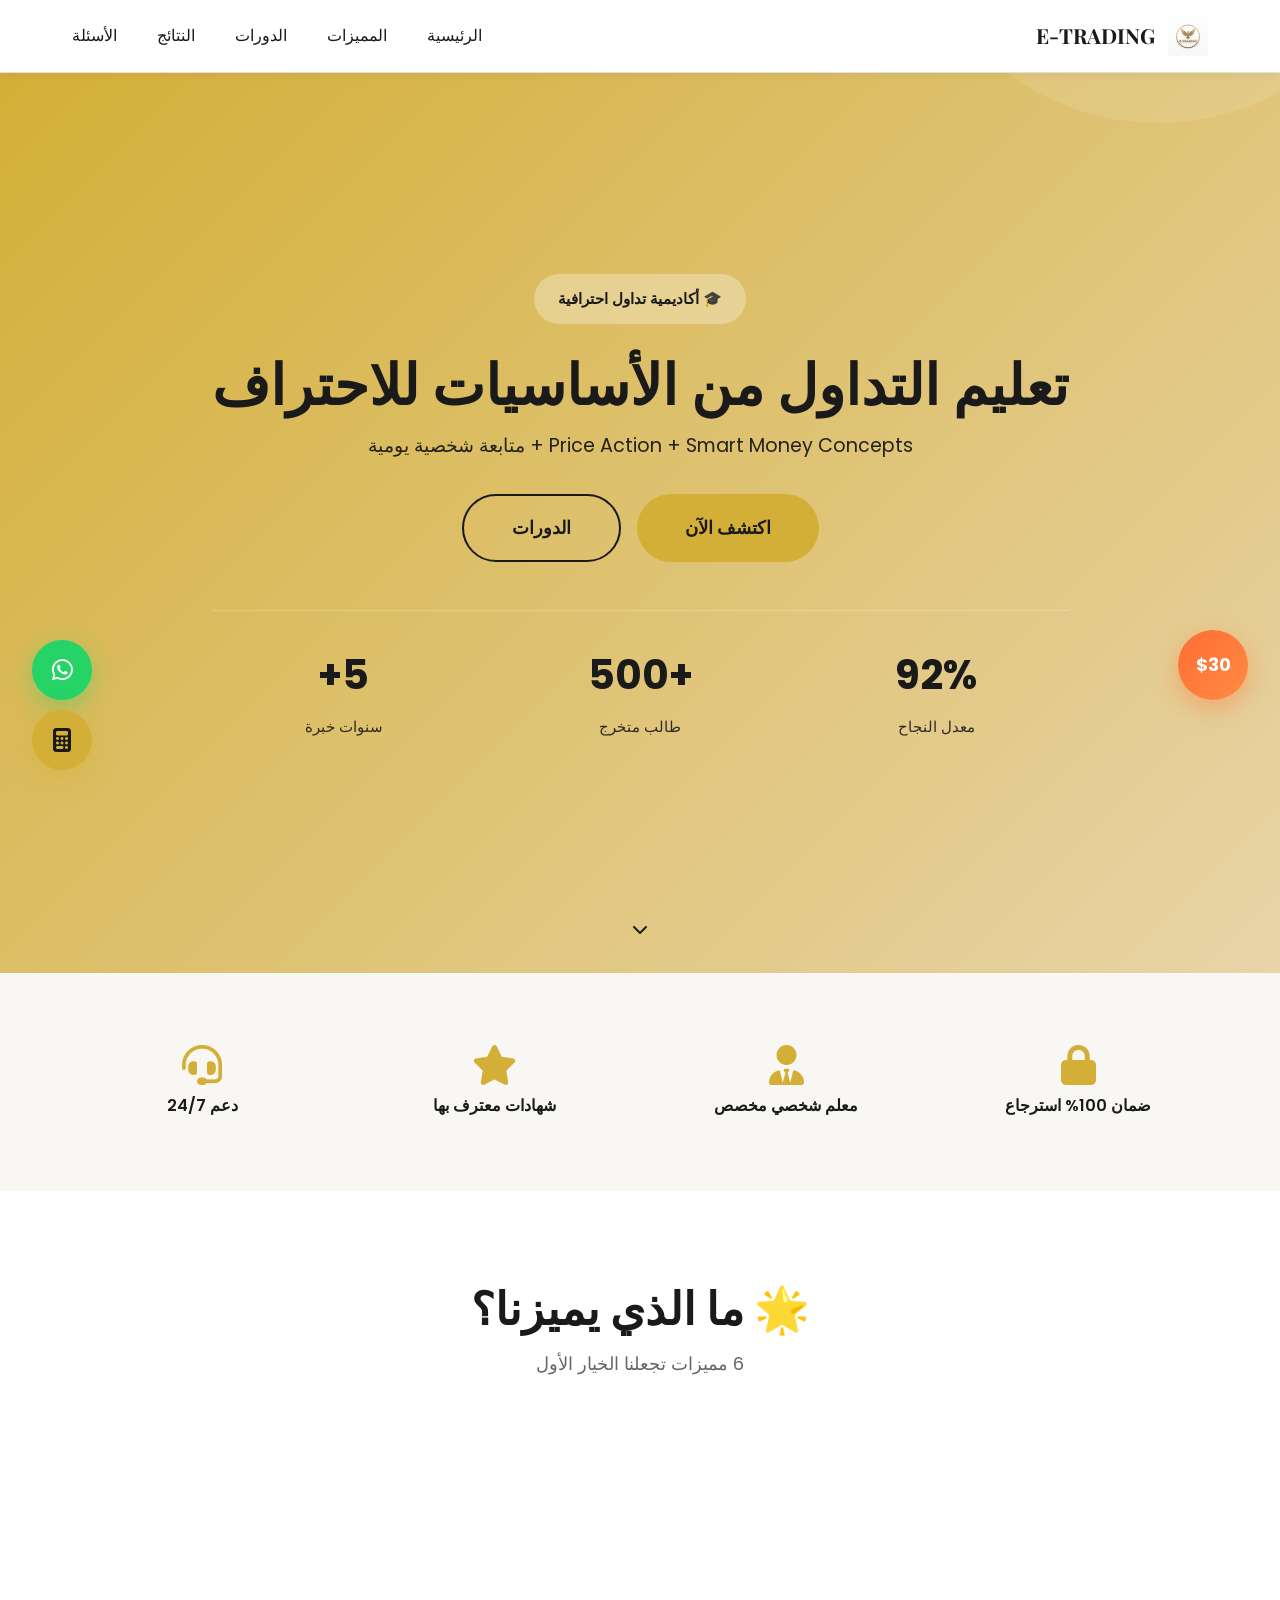
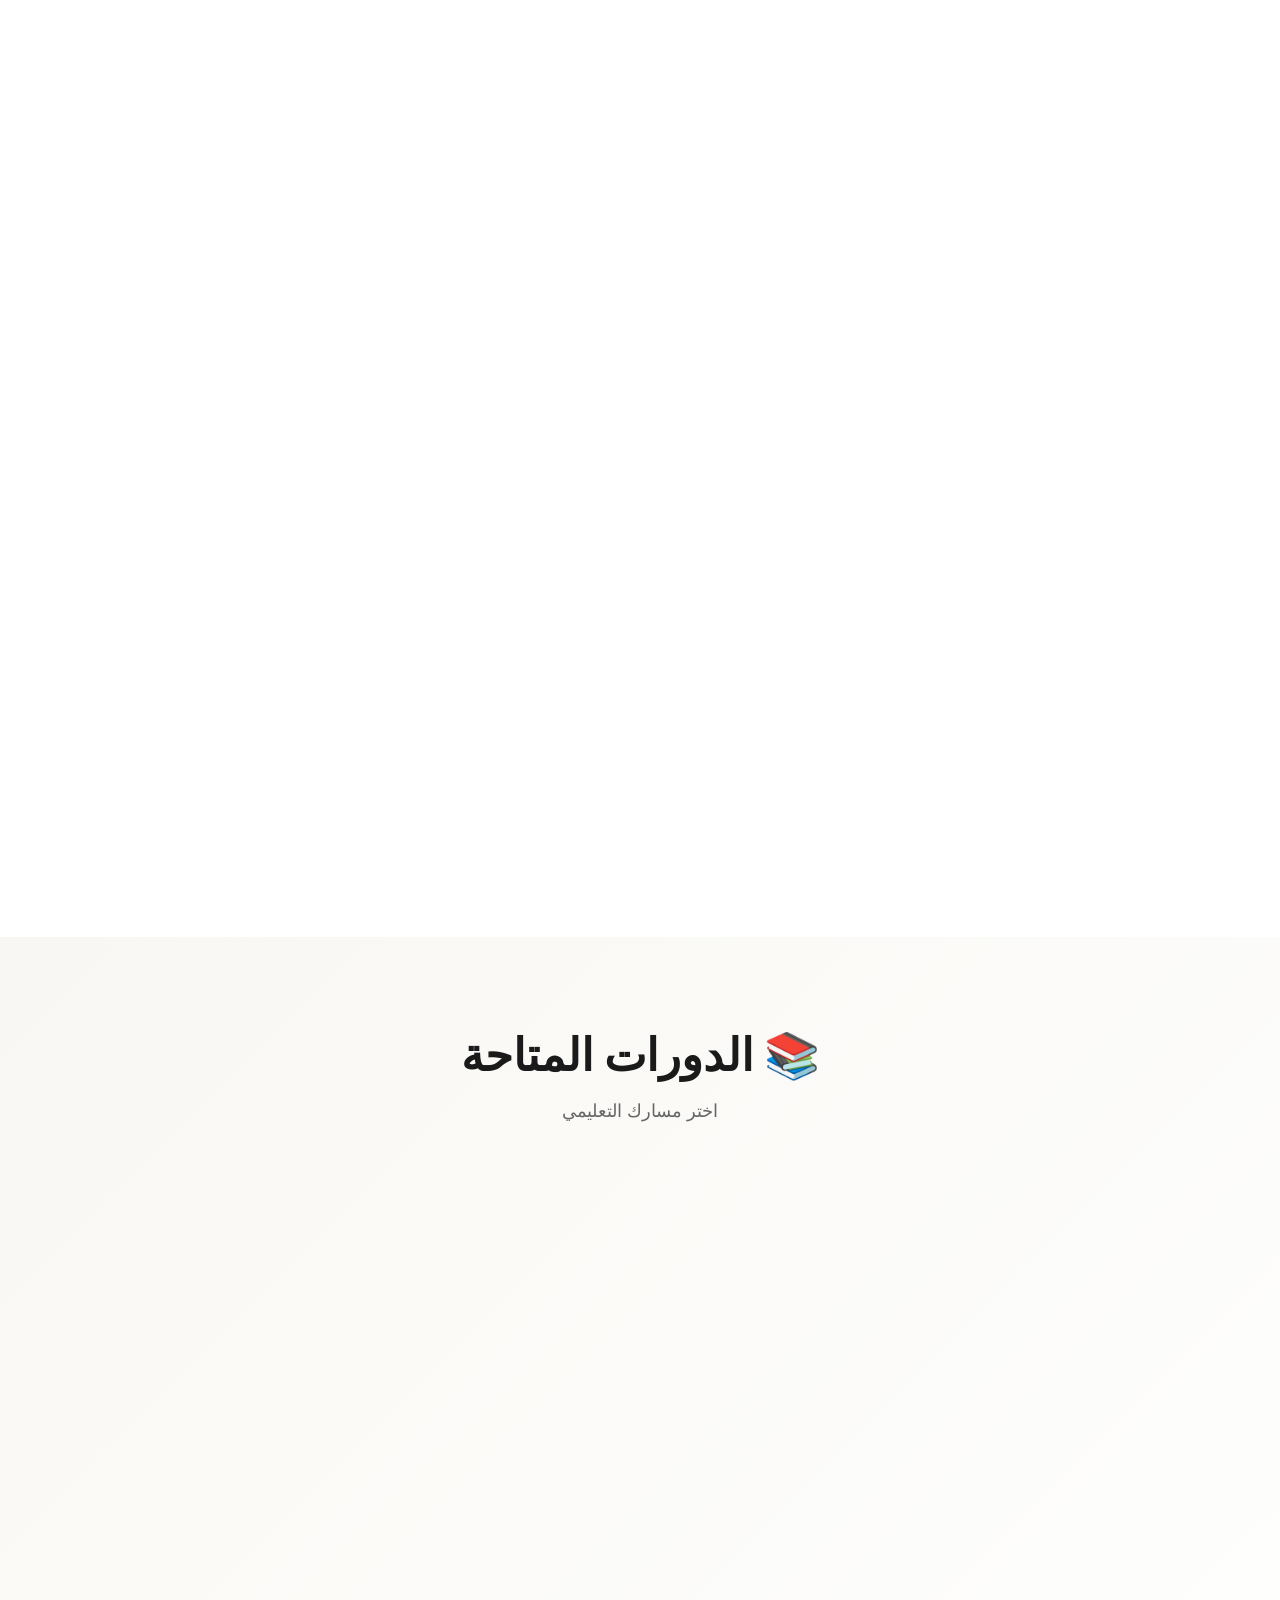
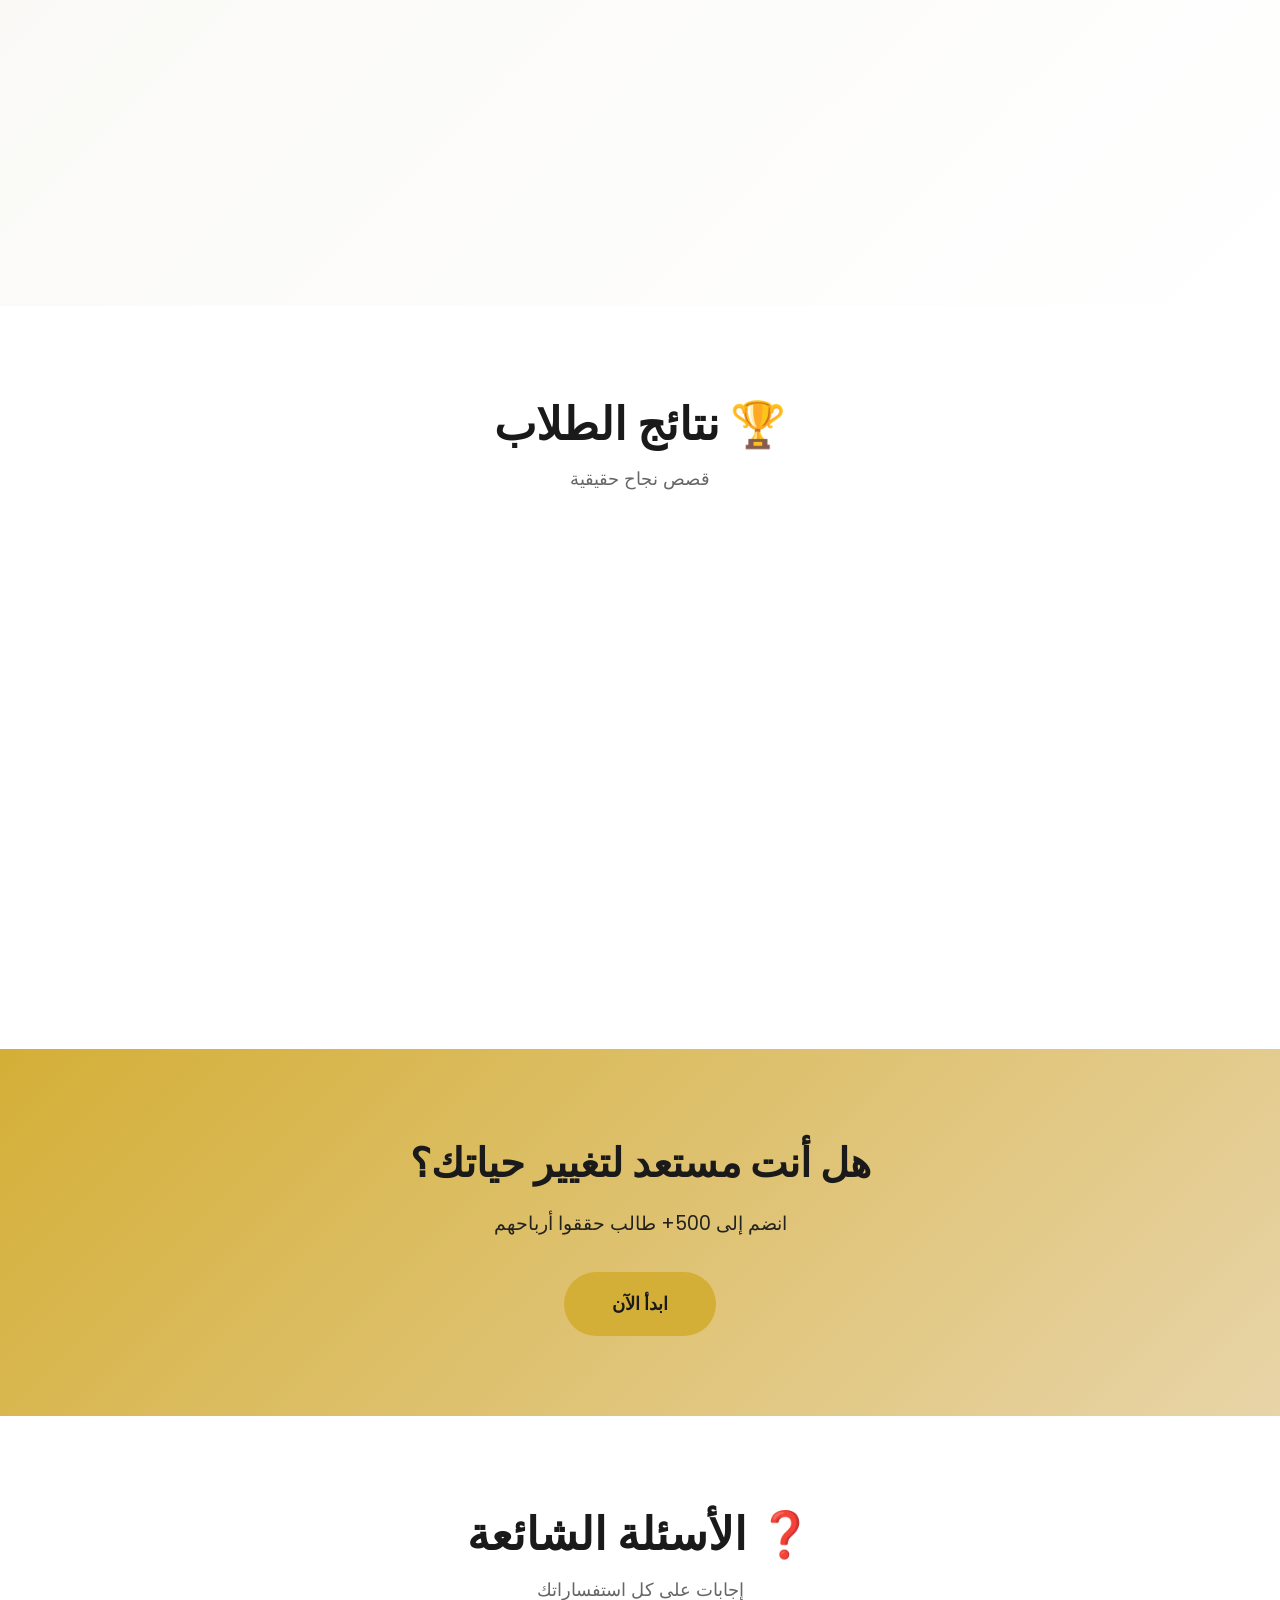
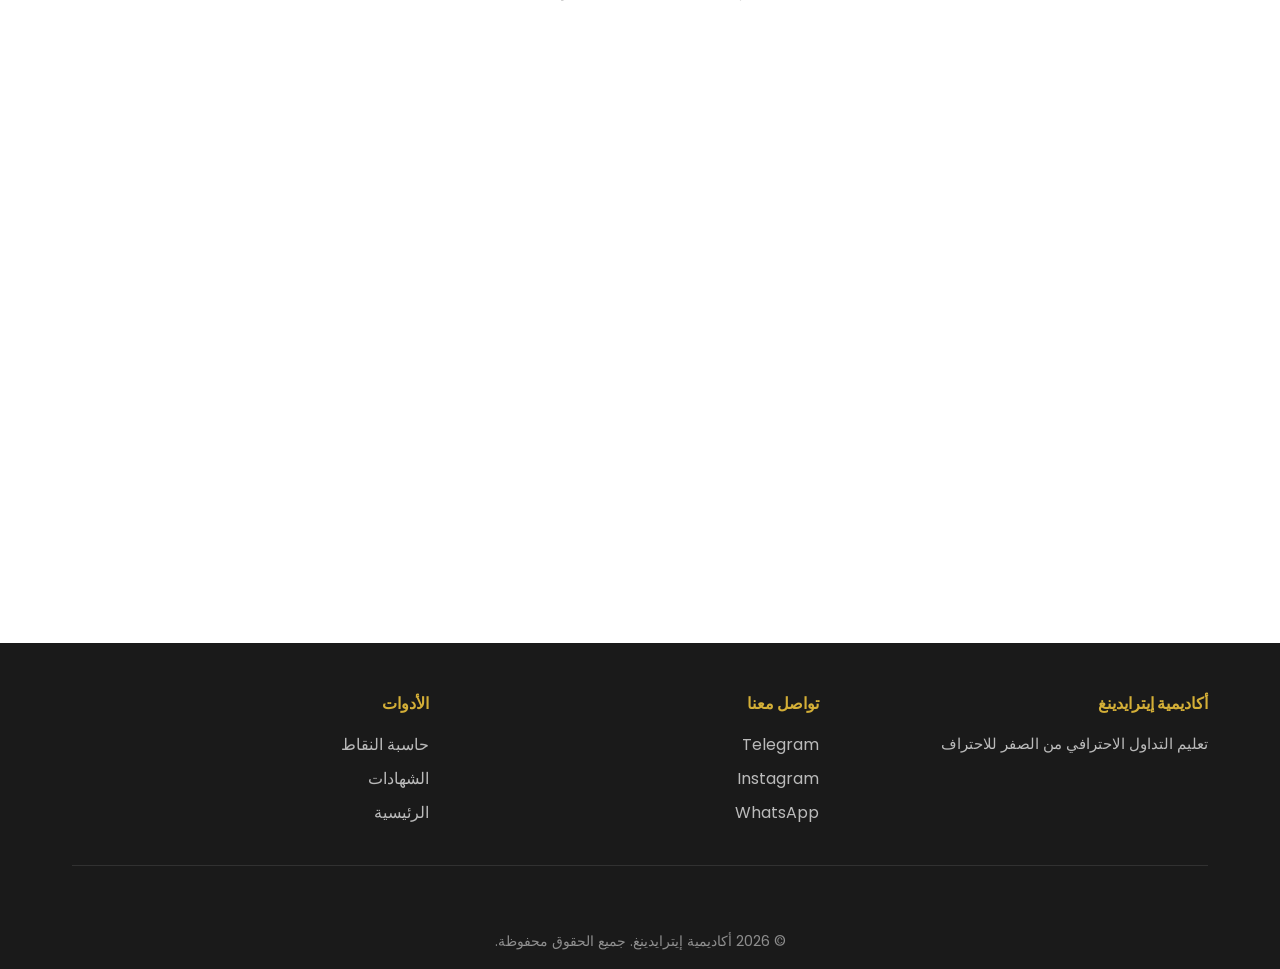
<file: index.html>
<!DOCTYPE html>
<html lang="ar" dir="rtl">
<head>
    <meta charset="UTF-8">
    <meta name="viewport" content="width=device-width, initial-scale=1.0">
    <title>أكاديمية إيترايدينغ - تعليم التداول الاحترافي</title>
    <link href="https://fonts.googleapis.com/css2?family=Playfair+Display:wght@700&family=Poppins:wght@400;500;600;700&display=swap" rel="stylesheet">
    <link rel="stylesheet" href="https://cdnjs.cloudflare.com/ajax/libs/font-awesome/6.4.0/css/all.min.css">
    <link rel="stylesheet" href="style.css">
</head>
<body>
    <!-- Navigation -->
    <nav class="navbar">
        <div class="container">
            <div class="nav-brand">
                <img src="logo.png" alt="Logo" class="nav-logo">
                <span class="nav-text">E-TRADING</span>
            </div>
            <ul class="nav-menu" id="navMenu">
                <li><a href="#home">الرئيسية</a></li>
                <li><a href="#features">المميزات</a></li>
                <li><a href="#courses">الدورات</a></li>
                <li><a href="#results">النتائج</a></li>
                <li><a href="#faq">الأسئلة</a></li>
            </ul>
            <div class="hamburger" id="hamburger">
                <span></span>
                <span></span>
                <span></span>
            </div>
        </div>
    </nav>

    <!-- Hero Section -->
    <section class="hero" id="home">
        <div class="hero-content">
            <div class="hero-badge">🎓 أكاديمية تداول احترافية</div>
            <h1>تعليم التداول من الأساسيات للاحتراف</h1>
            <p>Price Action + Smart Money Concepts + متابعة شخصية يومية</p>
            <div class="hero-cta">
                <button class="btn btn-primary btn-lg" onclick="scrollTo('features')">اكتشف الآن</button>
                <button class="btn btn-secondary btn-lg" onclick="scrollTo('courses')">الدورات</button>
            </div>
            <div class="hero-stats">
                <div class="stat">
                    <h3>92%</h3>
                    <p>معدل النجاح</p>
                </div>
                <div class="stat">
                    <h3>+500</h3>
                    <p>طالب متخرج</p>
                </div>
                <div class="stat">
                    <h3>5+</h3>
                    <p>سنوات خبرة</p>
                </div>
            </div>
        </div>
        <div class="hero-scroll">
            <i class="fas fa-chevron-down"></i>
        </div>
    </section>

    <!-- Trust Badges -->
    <section class="trust-badges">
        <div class="container">
            <div class="badge-item">
                <i class="fas fa-lock"></i>
                <p>ضمان 100% استرجاع</p>
            </div>
            <div class="badge-item">
                <i class="fas fa-user-tie"></i>
                <p>معلم شخصي مخصص</p>
            </div>
            <div class="badge-item">
                <i class="fas fa-star"></i>
                <p>شهادات معترف بها</p>
            </div>
            <div class="badge-item">
                <i class="fas fa-headset"></i>
                <p>دعم 24/7</p>
            </div>
        </div>
    </section>

    <!-- 6 Powerful Features -->
    <section class="features" id="features">
        <div class="container">
            <div class="section-title">
                <h2>🌟 ما الذي يميزنا؟</h2>
                <p>6 مميزات تجعلنا الخيار الأول</p>
            </div>

            <div class="features-grid">
                <!-- Feature 1 -->
                <div class="feature-card spotlight">
                    <div class="feature-number">01</div>
                    <div class="feature-icon">🎯</div>
                    <h3>مقاعد محدودة جداً</h3>
                    <p class="feature-highlight">15 طالب فقط</p>
                    <p>كل دفعة محدودة ب 15 طالب فقط - هذا يضمن متابعة شخصية حقيقية وليس جماعية. يخلق هذا شعور بـ urgency وقيمة إضافية.</p>
                    <div class="feature-badge">محدود جداً</div>
                </div>

                <!-- Feature 2 -->
                <div class="feature-card spotlight">
                    <div class="feature-number">02</div>
                    <div class="feature-icon">💰</div>
                    <h3>ضمان استرجاع كامل</h3>
                    <p class="feature-highlight">100% بدون شروط</p>
                    <p>إذا لم تكن راضي خلال 30 يوم من الالتحاق، استرجع كل أموالك بدون أي أسئلة. هذا يزيل كل الخطر من قرارك.</p>
                    <div class="feature-badge">مضمون 100%</div>
                </div>

                <!-- Feature 3 -->
                <div class="feature-card spotlight">
                    <div class="feature-number">03</div>
                    <div class="feature-icon">👨‍🏫</div>
                    <h3>معلم شخصي مخصص</h3>
                    <p class="feature-highlight">متابعة 1-on-1 يومية</p>
                    <p>معلم خاص بك يتابعك يومياً على واتس وتلغرام. تحليل شخصي لصفقاتك، إجابات فورية على أسئلتك، دعم مستمر.</p>
                    <div class="feature-badge">متابعة حقيقية</div>
                </div>

                <!-- Feature 4 -->
                <div class="feature-card spotlight">
                    <div class="feature-number">04</div>
                    <div class="feature-icon">📈</div>
                    <h3>إحصائية نجاح قوية</h3>
                    <p class="feature-highlight">92% معدل نجاح</p>
                    <p>92% من طلابنا حققوا أرباح حقيقية خلال الشهر الأول من الالتحاق. هذه إحصائية مثبتة على بيانات فعلية.</p>
                    <div class="feature-badge">مثبت فعال</div>
                </div>

                <!-- Feature 5 -->
                <div class="feature-card spotlight">
                    <div class="feature-number">05</div>
                    <div class="feature-icon">👥</div>
                    <h3>مجتمع حصري قوي</h3>
                    <p class="feature-highlight">جلسات يومية مباشرة</p>
                    <p>جلسات تحليل مباشرة يومية، توصيات محدثة، مسابقات شهرية برسائل، مجموعة خاصة على تلغرام وديسكورد.</p>
                    <div class="feature-badge">دعم مستمر</div>
                </div>

                <!-- Feature 6 -->
                <div class="feature-card spotlight">
                    <div class="feature-number">06</div>
                    <div class="feature-icon">💵</div>
                    <h3>نظام إحالة مربح</h3>
                    <p class="feature-highlight">$30 + $30 = $60</p>
                    <p>$30 هدية للمسجل من رابطك، و$30 إضافية للمسجل عند تواصله معنا. نظام واضح وسهل وفعال جداً.</p>
                    <div class="feature-badge">واضح وسهل</div>
                </div>
            </div>
        </div>
    </section>

    <!-- Courses Section -->
    <section class="courses" id="courses">
        <div class="container">
            <div class="section-title">
                <h2>📚 الدورات المتاحة</h2>
                <p>اختر مسارك التعليمي</p>
            </div>

            <div class="courses-grid">
                <!-- Course 1 -->
                <div class="course-card">
                    <div class="course-badge free">مجاني</div>
                    <h3>أساسيات التداول</h3>
                    <p>مقدمة شاملة لمبادئ التداول والأسواق والشموع والترندات</p>
                    <ul class="course-features">
                        <li>✓ 4 أسابيع دراسة</li>
                        <li>✓ 20+ درس فيديو</li>
                        <li>✓ شهادة إتمام</li>
                        <li>✓ مجتمع الطلاب</li>
                    </ul>
                    <button class="btn btn-outline">ابدأ مجاناً</button>
                </div>

                <!-- Course 2 -->
                <div class="course-card featured">
                    <div class="course-badge premium">احترافي</div>
                    <div class="course-popular">★ الأكثر اختياراً</div>
                    <h3>دورة SMC الاحترافية</h3>
                    <p>تعليم متقدم في Smart Money Concepts مع متابعة شخصية يومية</p>
                    <ul class="course-features">
                        <li>✓ 8 أسابيع تدريب مكثف</li>
                        <li>✓ معلم شخصي مخصص</li>
                        <li>✓ جلسات يومية مباشرة</li>
                        <li>✓ شهادات FTMO و FundingPips</li>
                        <li>✓ مجتمع حصري</li>
                        <li>✓ هدية حساب $60</li>
                    </ul>
                    <div class="course-price">$199</div>
                    <button class="btn btn-primary">ادخل الآن</button>
                </div>
            </div>
        </div>
    </section>

    <!-- Results Section -->
    <section class="results" id="results">
        <div class="container">
            <div class="section-title">
                <h2>🏆 نتائج الطلاب</h2>
                <p>قصص نجاح حقيقية</p>
            </div>

            <div class="results-grid">
                <div class="result-card">
                    <div class="result-avatar">👨‍💼</div>
                    <h4>محمد الأحمد</h4>
                    <p class="result-time">بعد شهر واحد</p>
                    <p class="result-profit">+$1,500</p>
                    <p class="result-text">"التعليم عملي جداً. بدأت أفهم السوق بطريقة مختلفة تماماً. المتابعة اليومية غيرت نظري للتداول."</p>
                    <div class="result-rating">★★★★★</div>
                </div>

                <div class="result-card">
                    <div class="result-avatar">👩‍💼</div>
                    <h4>فاطمة محمود</h4>
                    <p class="result-time">بعد شهرين</p>
                    <p class="result-profit">+$2,900</p>
                    <p class="result-text">"أفضل استثمار قمت به. المعلم الشخصي ساعدني على تجنب الأخطاء. الآن أتداول بثقة وانضباط."</p>
                    <div class="result-rating">★★★★★</div>
                </div>

                <div class="result-card">
                    <div class="result-avatar">👨‍💻</div>
                    <h4>علي إبراهيم</h4>
                    <p class="result-time">بعد 3 أشهر</p>
                    <p class="result-profit">+$4,200</p>
                    <p class="result-text">"كنت مترددا في البداية لكن الضمان أزال كل الخطر. الآن أتاجر بـ SMC بشكل احترافي وأحقق أرباح ثابتة."</p>
                    <div class="result-rating">★★★★★</div>
                </div>
            </div>
        </div>
    </section>

    <!-- CTA Section -->
    <section class="cta-section">
        <div class="container">
            <h2>هل أنت مستعد لتغيير حياتك؟</h2>
            <p>انضم إلى 500+ طالب حققوا أرباحهم</p>
            <button class="btn btn-primary btn-lg" onclick="scrollTo('courses')">ابدأ الآن</button>
        </div>
    </section>

    <!-- FAQ Section -->
    <section class="faq" id="faq">
        <div class="container">
            <div class="section-title">
                <h2>❓ الأسئلة الشائعة</h2>
                <p>إجابات على كل استفساراتك</p>
            </div>

            <div class="faq-items">
                <div class="faq-item">
                    <button class="faq-question" onclick="toggleFAQ(this)">
                        <span>هل يمكن البدء بدون خبرة سابقة؟</span>
                        <i class="fas fa-chevron-down"></i>
                    </button>
                    <div class="faq-answer">
                        <p>نعم بالتأكيد! كل دوراتنا مصممة للمبتدئين. نبدأ من الصفر تماماً ونصل معك لمستوى احترافي. لديك معلم شخصي يتابعك يومياً.</p>
                    </div>
                </div>

                <div class="faq-item">
                    <button class="faq-question" onclick="toggleFAQ(this)">
                        <span>ماذا لو لم أكن راضي؟</span>
                        <i class="fas fa-chevron-down"></i>
                    </button>
                    <div class="faq-answer">
                        <p>لديك ضمان 100% - استرجاع كامل بدون شروط أو أسئلة خلال 30 يوم. لا توجد مخاطرة على الإطلاق. هذا يثبت ثقتنا بجودة الدورة.</p>
                    </div>
                </div>

                <div class="faq-item">
                    <button class="faq-question" onclick="toggleFAQ(this)">
                        <span>هل هناك دعم بعد انتهاء الدورة؟</span>
                        <i class="fas fa-chevron-down"></i>
                    </button>
                    <div class="faq-answer">
                        <p>نعم، متابعة شخصية يومية على واتس وتلغرام. المجتمع الحصري يوفر جلسات تحليل يومية وتوصيات محدثة. الدعم مستمر طول حياتك كمتداول.</p>
                    </div>
                </div>

                <div class="faq-item">
                    <button class="faq-question" onclick="toggleFAQ(this)">
                        <span>كم عدد الطلاب في كل دفعة؟</span>
                        <i class="fas fa-chevron-down"></i>
                    </button>
                    <div class="faq-answer">
                        <p>15 طالب فقط! هذا يضمن متابعة شخصية حقيقية. المقاعد محدودة جداً وتمتلئ بسرعة. كل طالب يحصل على اهتمام فردي كامل.</p>
                    </div>
                </div>

                <div class="faq-item">
                    <button class="faq-question" onclick="toggleFAQ(this)">
                        <span>كيف أحصل على رسائل FTMO و FundingPips؟</span>
                        <i class="fas fa-chevron-down"></i>
                    </button>
                    <div class="faq-answer">
                        <p>نحن ندعمك طول الطريق. بعد انتهاء الدورة، معلمك سيساعدك تحضر لامتحانات FTMO و FundingPips. لدينا شهادات فعلية من كلا الشركتين.</p>
                    </div>
                </div>
            </div>
        </div>
    </section>

    <!-- Footer -->
    <footer class="footer">
        <div class="container">
            <div class="footer-content">
                <div class="footer-col">
                    <h4>أكاديمية إيترايدينغ</h4>
                    <p>تعليم التداول الاحترافي من الصفر للاحتراف</p>
                </div>
                <div class="footer-col">
                    <h4>تواصل معنا</h4>
                    <ul>
                        <li><a href="https://t.me/E_Trading9" target="_blank">Telegram</a></li>
                        <li><a href="https://www.instagram.com/evan.trading" target="_blank">Instagram</a></li>
                        <li><a href="https://wa.me/963986109886" target="_blank">WhatsApp</a></li>
                    </ul>
                </div>
                <div class="footer-col">
                    <h4>الأدوات</h4>
                    <ul>
                        <li><a href="calculator.html">حاسبة النقاط</a></li>
                        <li><a href="certificates.html">الشهادات</a></li>
                        <li><a href="index.html">الرئيسية</a></li>
                    </ul>
                </div>
            </div>
            <div class="footer-bottom">
                <p>&copy; 2026 أكاديمية إيترايدينغ. جميع الحقوق محفوظة.</p>
            </div>
        </div>
    </footer>

    <!-- Floating Buttons -->
    <a href="https://my.inzo.co/trading?referral=3382376&lang=ar" class="floating-inzo" title="احصل على $30">
        <span>$30</span>
    </a>
    <a href="https://wa.me/963986109886" class="floating-whatsapp" title="واتساب">
        <i class="fab fa-whatsapp"></i>
    </a>
    <a href="calculator.html" class="floating-calculator" title="حاسبة النقاط">
        <i class="fas fa-calculator"></i>
    </a>

    <script src="script.js"></script>
</body>
</html>
</file>
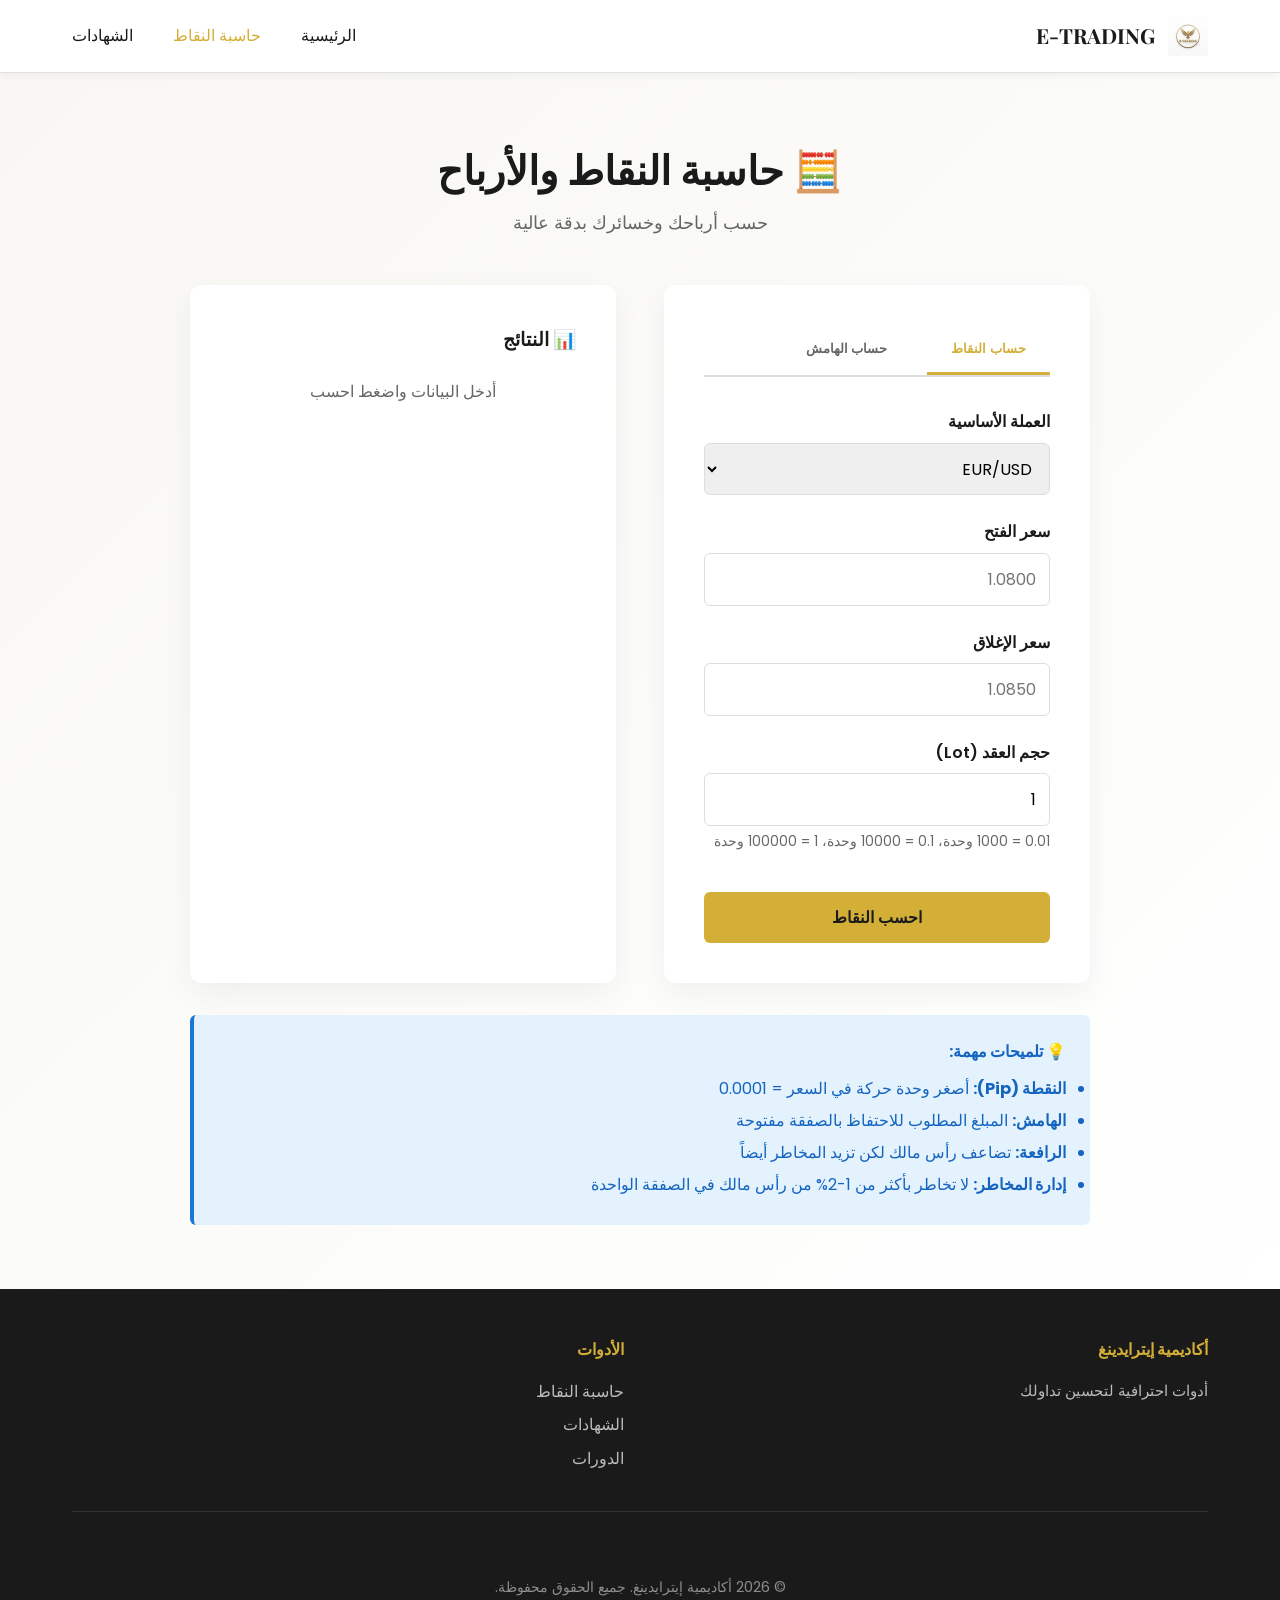
<file: calculator[1].html>
<!DOCTYPE html>
<html lang="ar" dir="rtl">
<head>
    <meta charset="UTF-8">
    <meta name="viewport" content="width=device-width, initial-scale=1.0">
    <title>حاسبة النقاط - أكاديمية إيترايدينغ</title>
    <link href="https://fonts.googleapis.com/css2?family=Playfair+Display:wght@700&family=Poppins:wght@400;500;600;700&display=swap" rel="stylesheet">
    <link rel="stylesheet" href="https://cdnjs.cloudflare.com/ajax/libs/font-awesome/6.4.0/css/all.min.css">
    <link rel="stylesheet" href="style.css">
    <style>
        .calculator-section {
            min-height: calc(100vh - 60px);
            background: linear-gradient(135deg, var(--bg) 0%, var(--white) 100%);
            padding: 4rem 0;
        }

        .calculator-container {
            max-width: 900px;
            margin: 0 auto;
        }

        .calculator-title {
            text-align: center;
            margin-bottom: 3rem;
        }

        .calculator-title h1 {
            font-family: 'Playfair Display', serif;
            font-size: 2.5rem;
            margin-bottom: 0.5rem;
        }

        .calculator-title p {
            color: var(--light);
            font-size: 1.1rem;
        }

        .calculator-grid {
            display: grid;
            grid-template-columns: 1fr 1fr;
            gap: 3rem;
        }

        .calc-input-group,
        .calc-results {
            background: var(--white);
            padding: 2.5rem;
            border-radius: 12px;
            box-shadow: 0 10px 30px rgba(0,0,0,0.05);
        }

        .input-group {
            margin-bottom: 1.5rem;
        }

        .input-group label {
            display: block;
            margin-bottom: 0.5rem;
            font-weight: 600;
            color: var(--dark);
        }

        .input-group input,
        .input-group select {
            width: 100%;
            padding: 0.8rem;
            border: 1px solid #ddd;
            border-radius: 6px;
            font-family: 'Poppins', sans-serif;
            font-size: 1rem;
            transition: all 0.3s;
        }

        .input-group input:focus,
        .input-group select:focus {
            outline: none;
            border-color: var(--primary);
            box-shadow: 0 0 0 3px rgba(212, 175, 55, 0.1);
        }

        .input-hint {
            font-size: 0.85rem;
            color: var(--light);
            margin-top: 0.3rem;
        }

        .calc-button {
            width: 100%;
            padding: 1rem;
            background: var(--primary);
            color: var(--dark);
            border: none;
            border-radius: 6px;
            font-weight: 700;
            font-size: 1rem;
            cursor: pointer;
            transition: all 0.3s;
            margin-top: 1rem;
        }

        .calc-button:hover {
            transform: translateY(-2px);
            box-shadow: 0 8px 20px rgba(212, 175, 55, 0.3);
        }

        .result-item {
            background: var(--bg);
            padding: 1.5rem;
            border-radius: 8px;
            margin-bottom: 1rem;
            border-left: 4px solid var(--primary);
        }

        .result-label {
            color: var(--light);
            font-size: 0.9rem;
            margin-bottom: 0.3rem;
        }

        .result-value {
            font-family: 'Playfair Display', serif;
            font-size: 2rem;
            font-weight: 700;
            color: var(--dark);
        }

        .result-value.positive {
            color: var(--success);
        }

        .result-value.negative {
            color: #e74c3c;
        }

        .calc-tabs {
            display: flex;
            gap: 1rem;
            margin-bottom: 2rem;
            border-bottom: 2px solid #ddd;
        }

        .calc-tab {
            padding: 1rem 1.5rem;
            background: none;
            border: none;
            cursor: pointer;
            font-weight: 600;
            color: var(--light);
            border-bottom: 3px solid transparent;
            transition: all 0.3s;
        }

        .calc-tab.active {
            color: var(--primary);
            border-bottom-color: var(--primary);
        }

        .calc-content {
            display: none;
        }

        .calc-content.active {
            display: block;
            animation: fadeInUp 0.3s ease-out;
        }

        .info-box {
            background: #e3f2fd;
            border-left: 4px solid #1976d2;
            padding: 1.5rem;
            border-radius: 6px;
            margin-top: 2rem;
            color: #1565c0;
        }

        .info-box h4 {
            margin-bottom: 0.5rem;
            font-weight: 700;
        }

        @media (max-width: 768px) {
            .calculator-grid {
                grid-template-columns: 1fr;
                gap: 2rem;
            }

            .calculator-title h1 {
                font-size: 2rem;
            }

            .calc-tabs {
                flex-wrap: wrap;
            }
        }
    </style>
</head>
<body>
    <!-- Navigation -->
    <nav class="navbar">
        <div class="container">
            <div class="nav-brand">
                <img src="logo.png" alt="Logo" class="nav-logo">
                <span class="nav-text">E-TRADING</span>
            </div>
            <ul class="nav-menu" id="navMenu">
                <li><a href="index.html">الرئيسية</a></li>
                <li><a href="calculator.html" style="color: var(--primary);">حاسبة النقاط</a></li>
                <li><a href="certificates.html">الشهادات</a></li>
            </ul>
            <div class="hamburger" id="hamburger">
                <span></span>
                <span></span>
                <span></span>
            </div>
        </div>
    </nav>

    <!-- Calculator Section -->
    <section class="calculator-section">
        <div class="calculator-container">
            <div class="calculator-title">
                <h1>🧮 حاسبة النقاط والأرباح</h1>
                <p>حسب أرباحك وخسائرك بدقة عالية</p>
            </div>

            <div class="calculator-grid">
                <!-- Input Section -->
                <div class="calc-input-group">
                    <div class="calc-tabs">
                        <button class="calc-tab active" onclick="switchTab('pip')">حساب النقاط</button>
                        <button class="calc-tab" onclick="switchTab('margin')">حساب الهامش</button>
                    </div>

                    <!-- Pip Calculator -->
                    <div id="pip" class="calc-content active">
                        <div class="input-group">
                            <label>العملة الأساسية</label>
                            <select id="currencyPair" onchange="calculatePips()">
                                <option value="eurusd">EUR/USD</option>
                                <option value="gbpusd">GBP/USD</option>
                                <option value="usdjpy">USD/JPY</option>
                                <option value="audusd">AUD/USD</option>
                                <option value="usdcad">USD/CAD</option>
                                <option value="nzdusd">NZD/USD</option>
                            </select>
                        </div>

                        <div class="input-group">
                            <label>سعر الفتح</label>
                            <input type="number" id="openPrice" placeholder="1.0800" step="0.0001" onchange="calculatePips()">
                        </div>

                        <div class="input-group">
                            <label>سعر الإغلاق</label>
                            <input type="number" id="closePrice" placeholder="1.0850" step="0.0001" onchange="calculatePips()">
                        </div>

                        <div class="input-group">
                            <label>حجم العقد (Lot)</label>
                            <input type="number" id="lotSize" placeholder="0.1" step="0.01" value="1" onchange="calculatePips()">
                            <div class="input-hint">0.01 = 1000 وحدة، 0.1 = 10000 وحدة، 1 = 100000 وحدة</div>
                        </div>

                        <button class="calc-button" onclick="calculatePips()">احسب النقاط</button>
                    </div>

                    <!-- Margin Calculator -->
                    <div id="margin" class="calc-content">
                        <div class="input-group">
                            <label>رأس المال (رصيدك بالدولار)</label>
                            <input type="number" id="capital" placeholder="1000" step="0.01" onchange="calculateMargin()">
                        </div>

                        <div class="input-group">
                            <label>الرافعة المالية</label>
                            <select id="leverage" onchange="calculateMargin()">
                                <option value="1">1:1</option>
                                <option value="10">1:10</option>
                                <option value="50">1:50</option>
                                <option value="100">1:100</option>
                                <option value="200">1:200</option>
                                <option value="500">1:500</option>
                            </select>
                            <div class="input-hint">الرافعة المالية تضاعف القوة الشرائية</div>
                        </div>

                        <div class="input-group">
                            <label>حجم العقد</label>
                            <input type="number" id="marginLotSize" placeholder="0.1" step="0.01" value="1" onchange="calculateMargin()">
                        </div>

                        <button class="calc-button" onclick="calculateMargin()">احسب الهامش</button>
                    </div>
                </div>

                <!-- Results Section -->
                <div class="calc-results">
                    <h3>📊 النتائج</h3>
                    <div id="results" style="margin-top: 1.5rem;">
                        <p style="color: var(--light); text-align: center;">أدخل البيانات واضغط احسب</p>
                    </div>
                </div>
            </div>

            <!-- Info Box -->
            <div class="info-box">
                <h4>💡 تلميحات مهمة:</h4>
                <ul style="margin-left: 1.5rem; line-height: 2;">
                    <li><strong>النقطة (Pip):</strong> أصغر وحدة حركة في السعر = 0.0001</li>
                    <li><strong>الهامش:</strong> المبلغ المطلوب للاحتفاظ بالصفقة مفتوحة</li>
                    <li><strong>الرافعة:</strong> تضاعف رأس مالك لكن تزيد المخاطر أيضاً</li>
                    <li><strong>إدارة المخاطر:</strong> لا تخاطر بأكثر من 1-2% من رأس مالك في الصفقة الواحدة</li>
                </ul>
            </div>
        </div>
    </section>

    <!-- Footer -->
    <footer class="footer">
        <div class="container">
            <div class="footer-content">
                <div class="footer-col">
                    <h4>أكاديمية إيترايدينغ</h4>
                    <p>أدوات احترافية لتحسين تداولك</p>
                </div>
                <div class="footer-col">
                    <h4>الأدوات</h4>
                    <ul>
                        <li><a href="calculator.html">حاسبة النقاط</a></li>
                        <li><a href="certificates.html">الشهادات</a></li>
                        <li><a href="index.html">الدورات</a></li>
                    </ul>
                </div>
            </div>
            <div class="footer-bottom">
                <p>&copy; 2026 أكاديمية إيترايدينغ. جميع الحقوق محفوظة.</p>
            </div>
        </div>
    </footer>

    <script>
        function switchTab(tab) {
            // Hide all content
            document.querySelectorAll('.calc-content').forEach(el => el.classList.remove('active'));
            document.querySelectorAll('.calc-tab').forEach(el => el.classList.remove('active'));
            
            // Show selected tab
            document.getElementById(tab).classList.add('active');
            event.target.classList.add('active');
        }

        function calculatePips() {
            const openPrice = parseFloat(document.getElementById('openPrice').value);
            const closePrice = parseFloat(document.getElementById('closePrice').value);
            const lotSize = parseFloat(document.getElementById('lotSize').value);
            const currencyPair = document.getElementById('currencyPair').value;

            if (!openPrice || !closePrice || !lotSize) {
                showResults('<p style="color: var(--light);">أدخل جميع البيانات</p>');
                return;
            }

            let pipValue = 0.0001;
            let multiplier = 100000;

            if (currencyPair === 'usdjpy') {
                pipValue = 0.01;
                multiplier = 100000;
            }

            const pips = Math.round((closePrice - openPrice) / pipValue);
            const profit = pips * pipValue * multiplier * lotSize;

            const resultsHTML = `
                <div class="result-item">
                    <div class="result-label">عدد النقاط</div>
                    <div class="result-value ${pips >= 0 ? 'positive' : 'negative'}">${pips} نقطة</div>
                </div>
                <div class="result-item">
                    <div class="result-label">الربح/الخسارة</div>
                    <div class="result-value ${profit >= 0 ? 'positive' : 'negative'}">$${profit.toFixed(2)}</div>
                </div>
                <div class="result-item">
                    <div class="result-label">العملة</div>
                    <div class="result-value">${currencyPair.toUpperCase()}</div>
                </div>
                <div class="result-item">
                    <div class="result-label">حجم العقد</div>
                    <div class="result-value">${lotSize} لوت</div>
                </div>
            `;
            showResults(resultsHTML);
        }

        function calculateMargin() {
            const capital = parseFloat(document.getElementById('capital').value);
            const leverage = parseFloat(document.getElementById('leverage').value);
            const lotSize = parseFloat(document.getElementById('marginLotSize').value);

            if (!capital || !leverage || !lotSize) {
                showResults('<p style="color: var(--light);">أدخل جميع البيانات</p>');
                return;
            }

            const buyingPower = capital * leverage;
            const marginRequired = (lotSize * 100000) / leverage;
            const availableMargin = buyingPower - marginRequired;
            const riskPercentage = (marginRequired / capital) * 100;

            const resultsHTML = `
                <div class="result-item">
                    <div class="result-label">القوة الشرائية</div>
                    <div class="result-value">$${buyingPower.toFixed(2)}</div>
                </div>
                <div class="result-item">
                    <div class="result-label">الهامش المطلوب</div>
                    <div class="result-value">$${marginRequired.toFixed(2)}</div>
                </div>
                <div class="result-item">
                    <div class="result-label">الهامش المتاح</div>
                    <div class="result-value ${availableMargin >= 0 ? 'positive' : 'negative'}">$${availableMargin.toFixed(2)}</div>
                </div>
                <div class="result-item">
                    <div class="result-label">نسبة المخاطرة</div>
                    <div class="result-value">${riskPercentage.toFixed(2)}%</div>
                </div>
            `;
            showResults(resultsHTML);
        }

        function showResults(html) {
            document.getElementById('results').innerHTML = html;
        }

        // Mobile Menu
        const hamburger = document.getElementById('hamburger');
        const navMenu = document.getElementById('navMenu');

        hamburger?.addEventListener('click', () => {
            navMenu.classList.toggle('open');
        });

        document.querySelectorAll('.nav-menu a').forEach(link => {
            link.addEventListener('click', () => {
                navMenu.classList.remove('open');
            });
        });
    </script>
</body>
</html>
</file>
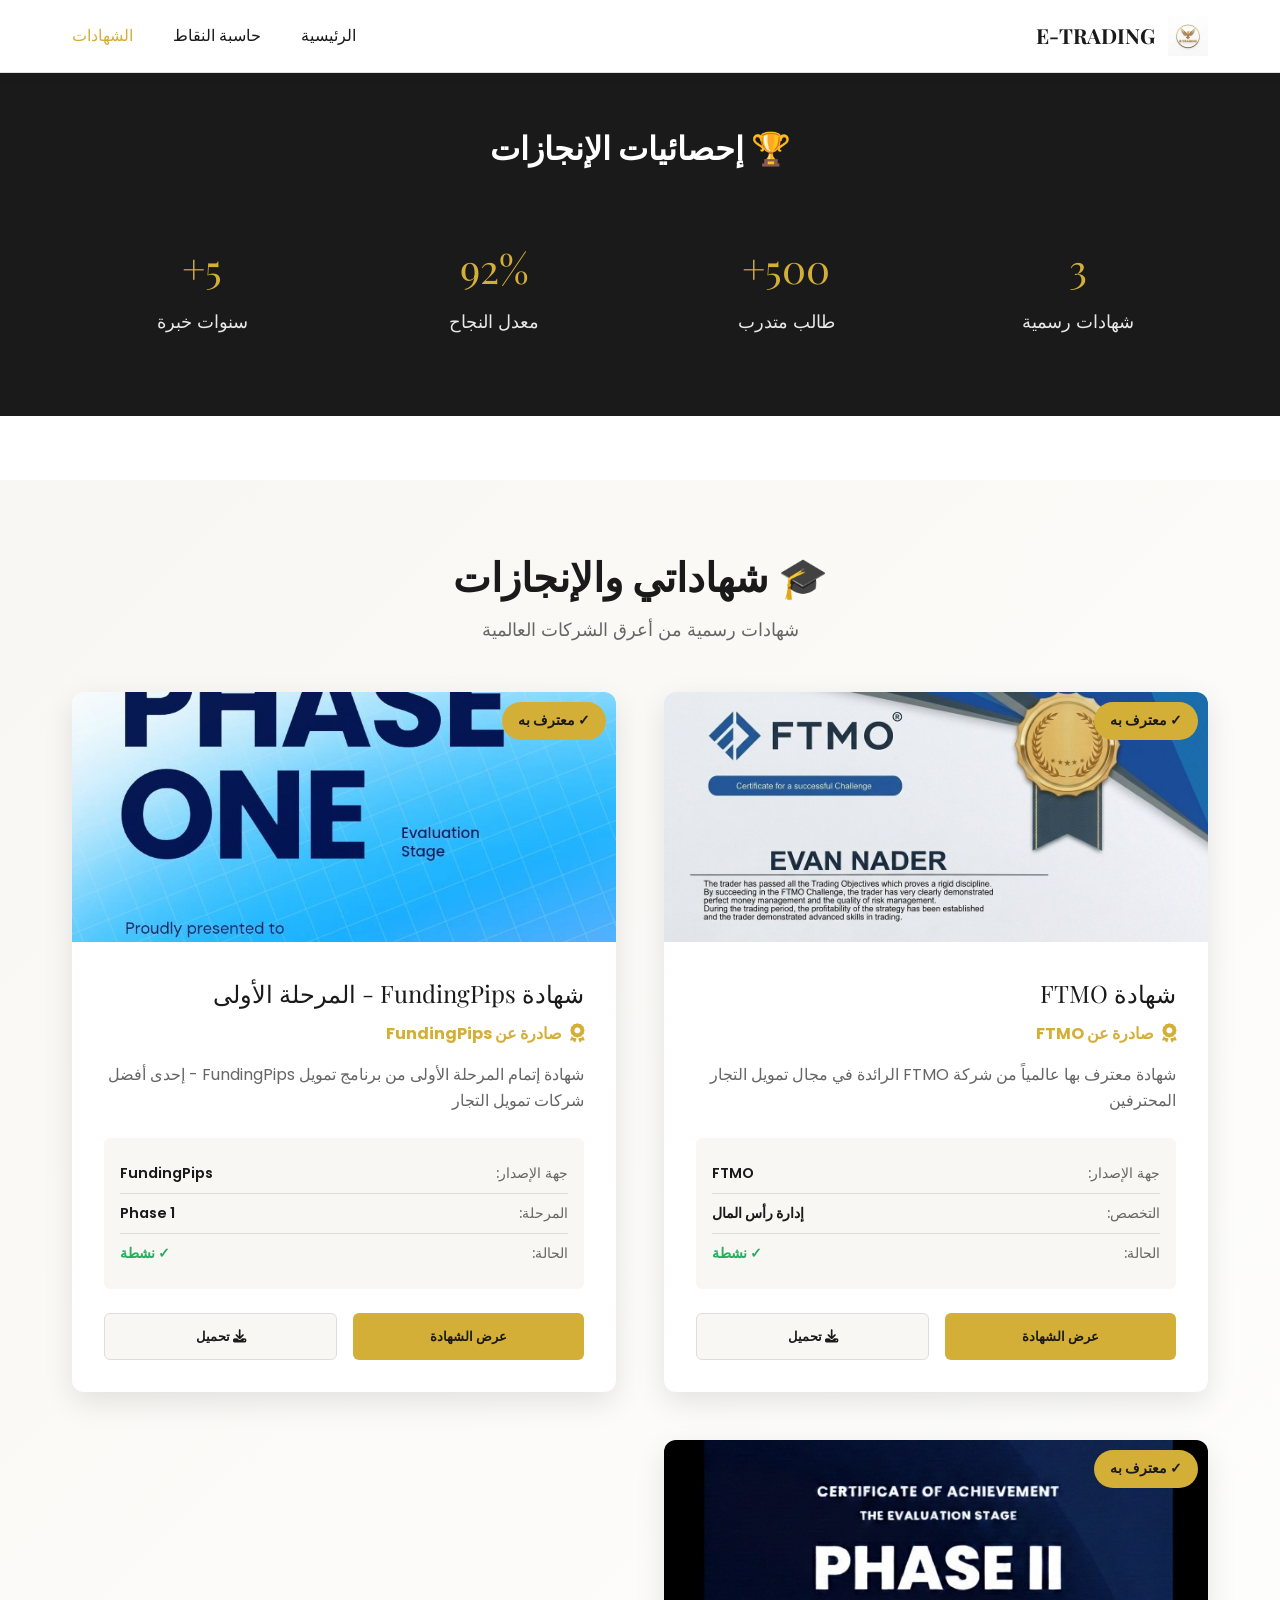
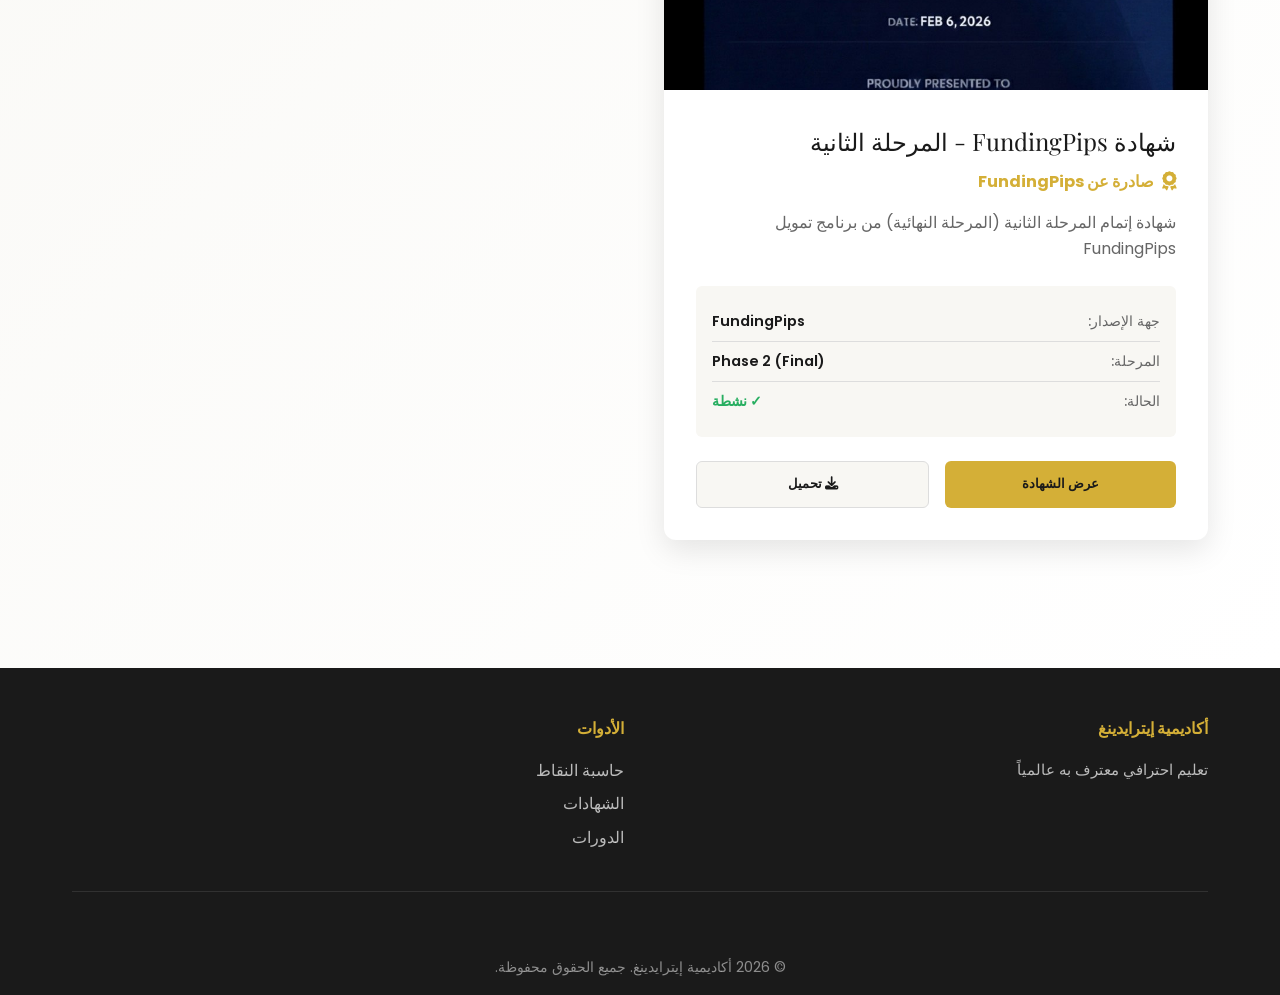
<file: certificates.html>
<!DOCTYPE html>
<html lang="ar" dir="rtl">
<head>
    <meta charset="UTF-8">
    <meta name="viewport" content="width=device-width, initial-scale=1.0">
    <title>الشهادات والإنجازات - أكاديمية إيترايدينغ</title>
    <link href="https://fonts.googleapis.com/css2?family=Playfair+Display:wght@700&family=Poppins:wght@400;500;600;700&display=swap" rel="stylesheet">
    <link rel="stylesheet" href="https://cdnjs.cloudflare.com/ajax/libs/font-awesome/6.4.0/css/all.min.css">
    <link rel="stylesheet" href="style.css">
    <style>
        .certificates-section {
            min-height: calc(100vh - 60px);
            background: linear-gradient(135deg, var(--bg) 0%, var(--white) 100%);
            padding: 4rem 0;
        }

        .certificates-title {
            text-align: center;
            margin-bottom: 3rem;
        }

        .certificates-title h1 {
            font-family: 'Playfair Display', serif;
            font-size: 2.5rem;
            margin-bottom: 0.5rem;
        }

        .certificates-title p {
            color: var(--light);
            font-size: 1.1rem;
        }

        .certificates-grid {
            display: grid;
            grid-template-columns: repeat(auto-fit, minmax(350px, 1fr));
            gap: 3rem;
            margin-bottom: 4rem;
        }

        .certificate-card {
            background: var(--white);
            border-radius: 12px;
            overflow: hidden;
            box-shadow: 0 10px 30px rgba(0,0,0,0.1);
            transition: all 0.3s;
            cursor: pointer;
        }

        .certificate-card:hover {
            transform: translateY(-10px);
            box-shadow: 0 20px 50px rgba(212, 175, 55, 0.2);
        }

        .certificate-image {
            width: 100%;
            height: 250px;
            background: linear-gradient(135deg, var(--primary), var(--secondary));
            display: flex;
            align-items: center;
            justify-content: center;
            color: var(--dark);
            font-size: 4rem;
            position: relative;
            overflow: hidden;
        }

        .certificate-image img {
            width: 100%;
            height: 100%;
            object-fit: cover;
        }

        .certificate-badge {
            position: absolute;
            top: 10px;
            right: 10px;
            background: var(--primary);
            color: var(--dark);
            padding: 0.5rem 1rem;
            border-radius: 50px;
            font-weight: 700;
            font-size: 0.85rem;
        }

        .certificate-content {
            padding: 2rem;
        }

        .certificate-title {
            font-family: 'Playfair Display', serif;
            font-size: 1.5rem;
            margin-bottom: 0.5rem;
            color: var(--dark);
        }

        .certificate-issuer {
            color: var(--primary);
            font-weight: 700;
            margin-bottom: 1rem;
            display: flex;
            align-items: center;
            gap: 0.5rem;
        }

        .certificate-issuer i {
            font-size: 1.2rem;
        }

        .certificate-description {
            color: var(--light);
            margin-bottom: 1.5rem;
            line-height: 1.6;
        }

        .certificate-details {
            background: var(--bg);
            padding: 1rem;
            border-radius: 6px;
            margin-bottom: 1.5rem;
            font-size: 0.9rem;
        }

        .detail-row {
            display: flex;
            justify-content: space-between;
            padding: 0.5rem 0;
            border-bottom: 1px solid #ddd;
        }

        .detail-row:last-child {
            border-bottom: none;
        }

        .detail-label {
            color: var(--light);
            font-weight: 500;
        }

        .detail-value {
            color: var(--dark);
            font-weight: 600;
        }

        .cert-buttons {
            display: flex;
            gap: 1rem;
        }

        .cert-btn {
            flex: 1;
            padding: 0.8rem;
            border: none;
            border-radius: 6px;
            cursor: pointer;
            font-weight: 600;
            transition: all 0.3s;
            font-family: 'Poppins', sans-serif;
        }

        .cert-btn-primary {
            background: var(--primary);
            color: var(--dark);
        }

        .cert-btn-primary:hover {
            transform: translateY(-2px);
            box-shadow: 0 8px 20px rgba(212, 175, 55, 0.3);
        }

        .cert-btn-secondary {
            background: var(--bg);
            color: var(--dark);
            border: 1px solid #ddd;
        }

        .cert-btn-secondary:hover {
            border-color: var(--primary);
            color: var(--primary);
        }

        /* Modal */
        .modal {
            display: none;
            position: fixed;
            z-index: 1000;
            left: 0;
            top: 0;
            width: 100%;
            height: 100%;
            background-color: rgba(0,0,0,0.5);
            animation: fadeIn 0.3s;
        }

        .modal-content {
            background-color: var(--white);
            margin: 10% auto;
            padding: 0;
            border-radius: 12px;
            max-width: 900px;
            box-shadow: 0 10px 50px rgba(0,0,0,0.3);
            overflow: hidden;
            animation: slideIn 0.3s;
        }

        .modal-header {
            background: var(--primary);
            padding: 1.5rem;
            display: flex;
            justify-content: space-between;
            align-items: center;
            color: var(--dark);
        }

        .modal-header h2 {
            margin: 0;
            font-family: 'Playfair Display', serif;
        }

        .close-btn {
            background: none;
            border: none;
            font-size: 2rem;
            cursor: pointer;
            color: var(--dark);
        }

        .modal-body {
            padding: 2rem;
        }

        .modal-image {
            width: 100%;
            max-height: 400px;
            object-fit: contain;
            border-radius: 8px;
            margin-bottom: 1.5rem;
        }

        @keyframes fadeIn {
            from { opacity: 0; }
            to { opacity: 1; }
        }

        @keyframes slideIn {
            from {
                transform: translateY(-50px);
                opacity: 0;
            }
            to {
                transform: translateY(0);
                opacity: 1;
            }
        }

        .stats-section {
            background: var(--dark);
            color: var(--white);
            padding: 3rem 0;
            margin-bottom: 4rem;
            text-align: center;
        }

        .stats-grid {
            display: grid;
            grid-template-columns: repeat(auto-fit, minmax(200px, 1fr));
            gap: 2rem;
        }

        .stat-box {
            padding: 2rem;
        }

        .stat-number {
            font-family: 'Playfair Display', serif;
            font-size: 2.5rem;
            color: var(--primary);
            margin-bottom: 0.5rem;
        }

        .stat-label {
            font-size: 1.1rem;
            opacity: 0.9;
        }

        @media (max-width: 768px) {
            .certificates-grid {
                grid-template-columns: 1fr;
                gap: 2rem;
            }

            .certificates-title h1 {
                font-size: 2rem;
            }

            .modal-content {
                margin: 30% auto;
                width: 90%;
            }

            .cert-buttons {
                flex-direction: column;
            }
        }
    </style>
</head>
<body>
    <!-- Navigation -->
    <nav class="navbar">
        <div class="container">
            <div class="nav-brand">
                <img src="logo.png" alt="Logo" class="nav-logo">
                <span class="nav-text">E-TRADING</span>
            </div>
            <ul class="nav-menu" id="navMenu">
                <li><a href="index.html">الرئيسية</a></li>
                <li><a href="calculator.html">حاسبة النقاط</a></li>
                <li><a href="certificates.html" style="color: var(--primary);">الشهادات</a></li>
            </ul>
            <div class="hamburger" id="hamburger">
                <span></span>
                <span></span>
                <span></span>
            </div>
        </div>
    </nav>

    <!-- Stats Section -->
    <section class="stats-section">
        <div class="container">
            <h2 style="margin-bottom: 2rem; font-family: 'Playfair Display', serif; font-size: 2rem;">🏆 إحصائيات الإنجازات</h2>
            <div class="stats-grid">
                <div class="stat-box">
                    <div class="stat-number">3</div>
                    <div class="stat-label">شهادات رسمية</div>
                </div>
                <div class="stat-box">
                    <div class="stat-number">500+</div>
                    <div class="stat-label">طالب متدرب</div>
                </div>
                <div class="stat-box">
                    <div class="stat-number">92%</div>
                    <div class="stat-label">معدل النجاح</div>
                </div>
                <div class="stat-box">
                    <div class="stat-number">5+</div>
                    <div class="stat-label">سنوات خبرة</div>
                </div>
            </div>
        </div>
    </section>

    <!-- Certificates Section -->
    <section class="certificates-section">
        <div class="container">
            <div class="certificates-title">
                <h1>🎓 شهاداتي والإنجازات</h1>
                <p>شهادات رسمية من أعرق الشركات العالمية</p>
            </div>

            <div class="certificates-grid">
                <!-- Certificate 1: FTMO -->
                <div class="certificate-card">
                    <div class="certificate-image">
                        <img src="certificate-ftmo.jpg" alt="FTMO Certificate">
                        <div class="certificate-badge">✓ معترف به</div>
                    </div>
                    <div class="certificate-content">
                        <div class="certificate-title">شهادة FTMO</div>
                        <div class="certificate-issuer">
                            <i class="fas fa-award"></i>
                            صادرة عن FTMO
                        </div>
                        <div class="certificate-description">
                            شهادة معترف بها عالمياً من شركة FTMO الرائدة في مجال تمويل التجار المحترفين
                        </div>
                        <div class="certificate-details">
                            <div class="detail-row">
                                <span class="detail-label">جهة الإصدار:</span>
                                <span class="detail-value">FTMO</span>
                            </div>
                            <div class="detail-row">
                                <span class="detail-label">التخصص:</span>
                                <span class="detail-value">إدارة رأس المال</span>
                            </div>
                            <div class="detail-row">
                                <span class="detail-label">الحالة:</span>
                                <span class="detail-value" style="color: var(--success);">✓ نشطة</span>
                            </div>
                        </div>
                        <div class="cert-buttons">
                            <button class="cert-btn cert-btn-primary" onclick="openModal('ftmo')">عرض الشهادة</button>
                            <button class="cert-btn cert-btn-secondary" onclick="downloadCertificate('ftmo')">
                                <i class="fas fa-download"></i> تحميل
                            </button>
                        </div>
                    </div>
                </div>

                <!-- Certificate 2: FundingPips Phase 1 -->
                <div class="certificate-card">
                    <div class="certificate-image">
                        <img src="certificate-fundingpips.jpg" alt="FundingPips Phase 1">
                        <div class="certificate-badge">✓ معترف به</div>
                    </div>
                    <div class="certificate-content">
                        <div class="certificate-title">شهادة FundingPips - المرحلة الأولى</div>
                        <div class="certificate-issuer">
                            <i class="fas fa-award"></i>
                            صادرة عن FundingPips
                        </div>
                        <div class="certificate-description">
                            شهادة إتمام المرحلة الأولى من برنامج تمويل FundingPips - إحدى أفضل شركات تمويل التجار
                        </div>
                        <div class="certificate-details">
                            <div class="detail-row">
                                <span class="detail-label">جهة الإصدار:</span>
                                <span class="detail-value">FundingPips</span>
                            </div>
                            <div class="detail-row">
                                <span class="detail-label">المرحلة:</span>
                                <span class="detail-value">Phase 1</span>
                            </div>
                            <div class="detail-row">
                                <span class="detail-label">الحالة:</span>
                                <span class="detail-value" style="color: var(--success);">✓ نشطة</span>
                            </div>
                        </div>
                        <div class="cert-buttons">
                            <button class="cert-btn cert-btn-primary" onclick="openModal('fundingpips1')">عرض الشهادة</button>
                            <button class="cert-btn cert-btn-secondary" onclick="downloadCertificate('fundingpips1')">
                                <i class="fas fa-download"></i> تحميل
                            </button>
                        </div>
                    </div>
                </div>

                <!-- Certificate 3: FundingPips Phase 2 -->
                <div class="certificate-card">
                    <div class="certificate-image">
                        <img src="certificate-fundingpips-phase2.jpg" alt="FundingPips Phase 2">
                        <div class="certificate-badge">✓ معترف به</div>
                    </div>
                    <div class="certificate-content">
                        <div class="certificate-title">شهادة FundingPips - المرحلة الثانية</div>
                        <div class="certificate-issuer">
                            <i class="fas fa-award"></i>
                            صادرة عن FundingPips
                        </div>
                        <div class="certificate-description">
                            شهادة إتمام المرحلة الثانية (المرحلة النهائية) من برنامج تمويل FundingPips
                        </div>
                        <div class="certificate-details">
                            <div class="detail-row">
                                <span class="detail-label">جهة الإصدار:</span>
                                <span class="detail-value">FundingPips</span>
                            </div>
                            <div class="detail-row">
                                <span class="detail-label">المرحلة:</span>
                                <span class="detail-value">Phase 2 (Final)</span>
                            </div>
                            <div class="detail-row">
                                <span class="detail-label">الحالة:</span>
                                <span class="detail-value" style="color: var(--success);">✓ نشطة</span>
                            </div>
                        </div>
                        <div class="cert-buttons">
                            <button class="cert-btn cert-btn-primary" onclick="openModal('fundingpips2')">عرض الشهادة</button>
                            <button class="cert-btn cert-btn-secondary" onclick="downloadCertificate('fundingpips2')">
                                <i class="fas fa-download"></i> تحميل
                            </button>
                        </div>
                    </div>
                </div>
            </div>
        </div>
    </section>

    <!-- Modals -->
    <div id="ftmoModal" class="modal">
        <div class="modal-content">
            <div class="modal-header">
                <h2>شهادة FTMO</h2>
                <button class="close-btn" onclick="closeModal('ftmo')">&times;</button>
            </div>
            <div class="modal-body">
                <img src="certificate-ftmo.jpg" alt="FTMO Certificate" class="modal-image">
                <p><strong>جهة الإصدار:</strong> FTMO - شركة عالمية متخصصة في تمويل التجار المحترفين</p>
                <p><strong>الوصف:</strong> هذه الشهادة تثبت إتمام البرنامج التدريبي والامتحانات المطلوبة للعمل مع FTMO</p>
            </div>
        </div>
    </div>

    <div id="fundingpips1Modal" class="modal">
        <div class="modal-content">
            <div class="modal-header">
                <h2>شهادة FundingPips - المرحلة الأولى</h2>
                <button class="close-btn" onclick="closeModal('fundingpips1')">&times;</button>
            </div>
            <div class="modal-body">
                <img src="certificate-fundingpips.jpg" alt="FundingPips Phase 1" class="modal-image">
                <p><strong>جهة الإصدار:</strong> FundingPips - منصة تمويل تجار احترافية</p>
                <p><strong>الوصف:</strong> شهادة إتمام المرحلة الأولى من برنامج تمويل FundingPips - برنامج صارم يختبر مهارات التجار</p>
            </div>
        </div>
    </div>

    <div id="fundingpips2Modal" class="modal">
        <div class="modal-content">
            <div class="modal-header">
                <h2>شهادة FundingPips - المرحلة الثانية</h2>
                <button class="close-btn" onclick="closeModal('fundingpips2')">&times;</button>
            </div>
            <div class="modal-body">
                <img src="certificate-fundingpips-phase2.jpg" alt="FundingPips Phase 2" class="modal-image">
                <p><strong>جهة الإصدار:</strong> FundingPips - منصة تمويل تجار احترافية</p>
                <p><strong>الوصف:</strong> شهادة إتمام المرحلة الثانية والنهائية من برنامج FundingPips - أعلى مستوى من البرنامج</p>
            </div>
        </div>
    </div>

    <!-- Footer -->
    <footer class="footer">
        <div class="container">
            <div class="footer-content">
                <div class="footer-col">
                    <h4>أكاديمية إيترايدينغ</h4>
                    <p>تعليم احترافي معترف به عالمياً</p>
                </div>
                <div class="footer-col">
                    <h4>الأدوات</h4>
                    <ul>
                        <li><a href="calculator.html">حاسبة النقاط</a></li>
                        <li><a href="certificates.html">الشهادات</a></li>
                        <li><a href="index.html">الدورات</a></li>
                    </ul>
                </div>
            </div>
            <div class="footer-bottom">
                <p>&copy; 2026 أكاديمية إيترايدينغ. جميع الحقوق محفوظة.</p>
            </div>
        </div>
    </footer>

    <script>
        function openModal(certType) {
            const modalMap = {
                'ftmo': 'ftmoModal',
                'fundingpips1': 'fundingpips1Modal',
                'fundingpips2': 'fundingpips2Modal'
            };
            document.getElementById(modalMap[certType]).style.display = 'block';
        }

        function closeModal(certType) {
            const modalMap = {
                'ftmo': 'ftmoModal',
                'fundingpips1': 'fundingpips1Modal',
                'fundingpips2': 'fundingpips2Modal'
            };
            document.getElementById(modalMap[certType]).style.display = 'none';
        }

        function downloadCertificate(certType) {
            const fileMap = {
                'ftmo': 'certificate-ftmo.jpg',
                'fundingpips1': 'certificate-fundingpips.jpg',
                'fundingpips2': 'certificate-fundingpips-phase2.jpg'
            };
            const link = document.createElement('a');
            link.href = fileMap[certType];
            link.download = fileMap[certType];
            link.click();
        }

        // Close modal when clicking outside
        window.onclick = function(event) {
            if (event.target.classList.contains('modal')) {
                event.target.style.display = 'none';
            }
        }

        // Mobile Menu
        const hamburger = document.getElementById('hamburger');
        const navMenu = document.getElementById('navMenu');

        hamburger?.addEventListener('click', () => {
            navMenu.classList.toggle('open');
        });

        document.querySelectorAll('.nav-menu a').forEach(link => {
            link.addEventListener('click', () => {
                navMenu.classList.remove('open');
            });
        });
    </script>
</body>
</html>
</file>
<file: style.css>
:root {
    --primary: #D4AF37;
    --secondary: #E8D4A8;
    --dark: #1a1a1a;
    --light: #666666;
    --white: #FFFFFF;
    --bg: #F8F7F3;
    --success: #27AE60;
    --warning: #E67E22;
}

* {
    margin: 0;
    padding: 0;
    box-sizing: border-box;
}

html {
    scroll-behavior: smooth;
}

body {
    font-family: 'Poppins', sans-serif;
    color: var(--dark);
    background: var(--white);
    line-height: 1.6;
    overflow-x: hidden;
}

.container {
    max-width: 1200px;
    margin: 0 auto;
    padding: 0 2rem;
}

/* ============ NAVBAR ============ */
.navbar {
    position: sticky;
    top: 0;
    z-index: 100;
    background: var(--white);
    border-bottom: 1px solid #e0e0e0;
    padding: 1rem 0;
    box-shadow: 0 2px 10px rgba(0,0,0,0.05);
}

.navbar .container {
    display: flex;
    justify-content: space-between;
    align-items: center;
}

.nav-brand {
    display: flex;
    align-items: center;
    gap: 0.8rem;
}

.nav-logo {
    width: 40px;
    height: 40px;
    object-fit: contain;
}

.nav-text {
    font-size: 1.3rem;
    font-weight: 700;
    color: var(--dark);
    font-family: 'Playfair Display', serif;
}

.nav-menu {
    display: flex;
    list-style: none;
    gap: 2.5rem;
}

.nav-menu a {
    color: var(--dark);
    text-decoration: none;
    font-weight: 500;
    position: relative;
    transition: color 0.3s;
}

.nav-menu a::after {
    content: '';
    position: absolute;
    bottom: -5px;
    left: 0;
    width: 0;
    height: 2px;
    background: var(--primary);
    transition: width 0.3s;
}

.nav-menu a:hover::after {
    width: 100%;
}

.hamburger {
    display: none;
    flex-direction: column;
    gap: 5px;
    cursor: pointer;
}

.hamburger span {
    width: 25px;
    height: 3px;
    background: var(--dark);
    transition: 0.3s;
}

/* ============ HERO ============ */
.hero {
    min-height: 100vh;
    background: linear-gradient(135deg, var(--primary) 0%, var(--secondary) 100%);
    display: flex;
    align-items: center;
    justify-content: center;
    position: relative;
    overflow: hidden;
    padding: 2rem 0;
}

.hero::before {
    content: '';
    position: absolute;
    top: -50%;
    right: -10%;
    width: 500px;
    height: 500px;
    background: rgba(255,255,255,0.1);
    border-radius: 50%;
    animation: float 6s ease-in-out infinite;
}

@keyframes float {
    0%, 100% { transform: translateY(0px); }
    50% { transform: translateY(20px); }
}

.hero-content {
    position: relative;
    z-index: 2;
    text-align: center;
    color: var(--dark);
    animation: fadeInUp 1s ease-out;
}

.hero-badge {
    display: inline-block;
    background: rgba(255,255,255,0.3);
    padding: 0.8rem 1.5rem;
    border-radius: 50px;
    font-weight: 600;
    margin-bottom: 1.5rem;
    font-size: 0.95rem;
}

.hero h1 {
    font-family: 'Playfair Display', serif;
    font-size: 3.5rem;
    margin-bottom: 1rem;
    line-height: 1.2;
    font-weight: 700;
}

.hero p {
    font-size: 1.2rem;
    margin-bottom: 2rem;
    opacity: 0.95;
}

.hero-cta {
    display: flex;
    gap: 1rem;
    justify-content: center;
    margin-bottom: 3rem;
    flex-wrap: wrap;
}

.hero-stats {
    display: grid;
    grid-template-columns: repeat(auto-fit, minmax(150px, 1fr));
    gap: 2rem;
    margin-top: 3rem;
    padding-top: 2rem;
    border-top: 1px solid rgba(255,255,255,0.2);
}

.stat h3 {
    font-size: 2.5rem;
    font-weight: 700;
    margin-bottom: 0.5rem;
}

.stat p {
    font-size: 0.95rem;
    opacity: 0.9;
}

.hero-scroll {
    position: absolute;
    bottom: 30px;
    left: 50%;
    transform: translateX(-50%);
    animation: bounce 2s infinite;
}

@keyframes bounce {
    0%, 100% { transform: translateX(-50%) translateY(0); }
    50% { transform: translateX(-50%) translateY(10px); }
}

/* ============ BUTTONS ============ */
.btn {
    padding: 1rem 2.5rem;
    border: none;
    border-radius: 50px;
    cursor: pointer;
    font-weight: 600;
    transition: all 0.3s;
    font-family: 'Poppins', sans-serif;
    text-decoration: none;
    display: inline-block;
    font-size: 1rem;
}

.btn-primary {
    background: var(--primary);
    color: var(--dark);
}

.btn-primary:hover {
    transform: translateY(-3px);
    box-shadow: 0 10px 25px rgba(212, 175, 55, 0.3);
}

.btn-secondary {
    background: transparent;
    color: var(--dark);
    border: 2px solid var(--dark);
}

.btn-secondary:hover {
    background: var(--dark);
    color: var(--white);
}

.btn-outline {
    background: transparent;
    color: var(--dark);
    border: 1px solid #ddd;
}

.btn-outline:hover {
    border-color: var(--primary);
    color: var(--primary);
}

.btn-lg {
    padding: 1.2rem 3rem;
    font-size: 1.1rem;
}

/* ============ ANIMATIONS ============ */
@keyframes fadeInUp {
    from {
        opacity: 0;
        transform: translateY(30px);
    }
    to {
        opacity: 1;
        transform: translateY(0);
    }
}

@keyframes slideIn {
    from {
        opacity: 0;
        transform: translateX(-30px);
    }
    to {
        opacity: 1;
        transform: translateX(0);
    }
}

/* ============ TRUST BADGES ============ */
.trust-badges {
    background: var(--bg);
    padding: 3rem 0;
}

.trust-badges .container {
    display: grid;
    grid-template-columns: repeat(auto-fit, minmax(200px, 1fr));
    gap: 2rem;
}

.badge-item {
    text-align: center;
    padding: 1.5rem;
}

.badge-item i {
    font-size: 2.5rem;
    color: var(--primary);
    margin-bottom: 0.5rem;
}

.badge-item p {
    font-weight: 600;
    color: var(--dark);
}

/* ============ SECTION TITLE ============ */
.section-title {
    text-align: center;
    margin-bottom: 4rem;
}

.section-title h2 {
    font-family: 'Playfair Display', serif;
    font-size: 2.8rem;
    margin-bottom: 0.5rem;
    color: var(--dark);
}

.section-title p {
    font-size: 1.1rem;
    color: var(--light);
}

/* ============ FEATURES SECTION ============ */
.features {
    padding: 5rem 0;
    background: var(--white);
}

.features-grid {
    display: grid;
    grid-template-columns: repeat(auto-fit, minmax(320px, 1fr));
    gap: 2.5rem;
}

.feature-card {
    background: var(--bg);
    padding: 2.5rem;
    border-radius: 8px;
    transition: all 0.3s;
    position: relative;
    border: 1px solid transparent;
}

.feature-card:hover {
    transform: translateY(-10px);
    border-color: var(--primary);
    box-shadow: 0 20px 50px rgba(212, 175, 55, 0.15);
}

.feature-number {
    font-family: 'Playfair Display', serif;
    font-size: 3rem;
    color: var(--primary);
    opacity: 0.2;
    margin-bottom: -1rem;
}

.feature-icon {
    font-size: 3rem;
    margin-bottom: 1rem;
}

.feature-card h3 {
    font-size: 1.4rem;
    margin-bottom: 0.5rem;
    color: var(--dark);
}

.feature-highlight {
    font-family: 'Playfair Display', serif;
    font-size: 1.5rem;
    color: var(--primary);
    font-weight: 700;
    margin-bottom: 0.5rem;
}

.feature-card p {
    color: var(--light);
    margin-bottom: 1rem;
    line-height: 1.8;
}

.feature-badge {
    display: inline-block;
    background: var(--primary);
    color: var(--dark);
    padding: 0.4rem 0.8rem;
    font-size: 0.75rem;
    font-weight: 700;
    border-radius: 4px;
    text-transform: uppercase;
}

/* ============ COURSES SECTION ============ */
.courses {
    padding: 5rem 0;
    background: linear-gradient(135deg, var(--bg) 0%, var(--white) 100%);
}

.courses-grid {
    display: grid;
    grid-template-columns: repeat(auto-fit, minmax(320px, 1fr));
    gap: 3rem;
}

.course-card {
    background: var(--white);
    border: 1px solid #e0e0e0;
    border-radius: 8px;
    padding: 2.5rem;
    position: relative;
    transition: all 0.3s;
}

.course-card:hover {
    transform: translateY(-10px);
    box-shadow: 0 20px 50px rgba(0,0,0,0.1);
    border-color: var(--primary);
}

.course-card.featured {
    border-color: var(--primary);
    background: linear-gradient(135deg, rgba(212, 175, 55, 0.05) 0%, rgba(232, 212, 168, 0.05) 100%);
}

.course-badge {
    display: inline-block;
    padding: 0.4rem 1rem;
    font-size: 0.75rem;
    font-weight: 700;
    border-radius: 50px;
    text-transform: uppercase;
    margin-bottom: 1rem;
}

.course-badge.free {
    background: #e3f2fd;
    color: #1976d2;
}

.course-badge.premium {
    background: var(--primary);
    color: var(--dark);
}

.course-popular {
    position: absolute;
    top: -12px;
    right: 20px;
    background: var(--primary);
    color: var(--dark);
    padding: 0.5rem 1rem;
    border-radius: 50px;
    font-size: 0.85rem;
    font-weight: 700;
}

.course-card h3 {
    font-size: 1.5rem;
    margin-bottom: 0.5rem;
    color: var(--dark);
}

.course-card > p {
    color: var(--light);
    margin-bottom: 1.5rem;
}

.course-features {
    list-style: none;
    margin-bottom: 2rem;
}

.course-features li {
    color: var(--light);
    padding: 0.5rem 0;
    border-bottom: 1px solid #eee;
}

.course-features li:last-child {
    border-bottom: none;
}

.course-price {
    font-family: 'Playfair Display', serif;
    font-size: 2rem;
    color: var(--primary);
    font-weight: 700;
    margin-bottom: 1rem;
}

/* ============ RESULTS SECTION ============ */
.results {
    padding: 5rem 0;
    background: var(--white);
}

.results-grid {
    display: grid;
    grid-template-columns: repeat(auto-fit, minmax(300px, 1fr));
    gap: 2.5rem;
}

.result-card {
    background: var(--bg);
    padding: 2rem;
    border-radius: 8px;
    text-align: center;
    border-left: 4px solid var(--primary);
    transition: all 0.3s;
}

.result-card:hover {
    transform: translateY(-5px);
    box-shadow: 0 15px 40px rgba(0,0,0,0.1);
}

.result-avatar {
    font-size: 3rem;
    margin-bottom: 1rem;
}

.result-card h4 {
    font-size: 1.2rem;
    margin-bottom: 0.3rem;
}

.result-time {
    color: var(--light);
    font-size: 0.9rem;
    margin-bottom: 1rem;
}

.result-profit {
    font-family: 'Playfair Display', serif;
    font-size: 2rem;
    color: var(--success);
    font-weight: 700;
    margin-bottom: 0.5rem;
}

.result-text {
    color: var(--light);
    font-style: italic;
    margin-bottom: 1rem;
}

.result-rating {
    color: var(--primary);
    font-size: 1.1rem;
}

/* ============ CTA SECTION ============ */
.cta-section {
    background: linear-gradient(135deg, var(--primary), var(--secondary));
    padding: 5rem 0;
    text-align: center;
    color: var(--dark);
}

.cta-section h2 {
    font-family: 'Playfair Display', serif;
    font-size: 2.5rem;
    margin-bottom: 1rem;
}

.cta-section p {
    font-size: 1.2rem;
    margin-bottom: 2rem;
    opacity: 0.95;
}

/* ============ FAQ SECTION ============ */
.faq {
    padding: 5rem 0;
    background: var(--white);
}

.faq-items {
    max-width: 800px;
    margin: 0 auto;
}

.faq-item {
    margin-bottom: 1.5rem;
    border: 1px solid #e0e0e0;
    border-radius: 8px;
    overflow: hidden;
    transition: all 0.3s;
}

.faq-item:hover {
    border-color: var(--primary);
    box-shadow: 0 5px 20px rgba(212, 175, 55, 0.1);
}

.faq-question {
    background: var(--bg);
    padding: 1.5rem;
    width: 100%;
    border: none;
    cursor: pointer;
    display: flex;
    justify-content: space-between;
    align-items: center;
    font-weight: 600;
    transition: all 0.3s;
    font-family: 'Poppins', sans-serif;
    font-size: 1rem;
}

.faq-question:hover {
    background: var(--primary);
    color: var(--dark);
}

.faq-question i {
    transition: transform 0.3s;
}

.faq-item.open .faq-question i {
    transform: rotate(180deg);
}

.faq-answer {
    padding: 0;
    background: var(--white);
    max-height: 0;
    overflow: hidden;
    transition: all 0.3s;
}

.faq-item.open .faq-answer {
    padding: 1.5rem;
    max-height: 500px;
}

.faq-answer p {
    color: var(--light);
    line-height: 1.8;
}

/* ============ FOOTER ============ */
.footer {
    background: var(--dark);
    color: var(--white);
    padding: 3rem 0 1rem;
}

.footer-content {
    display: grid;
    grid-template-columns: repeat(auto-fit, minmax(250px, 1fr));
    gap: 2rem;
    margin-bottom: 2rem;
    padding-bottom: 2rem;
    border-bottom: 1px solid rgba(255,255,255,0.1);
}

.footer-col h4 {
    margin-bottom: 1rem;
    color: var(--primary);
}

.footer-col p {
    color: rgba(255,255,255,0.7);
    font-size: 0.95rem;
}

.footer-col ul {
    list-style: none;
}

.footer-col ul li {
    margin-bottom: 0.5rem;
}

.footer-col a {
    color: rgba(255,255,255,0.7);
    text-decoration: none;
    transition: color 0.3s;
}

.footer-col a:hover {
    color: var(--primary);
}

.footer-bottom {
    text-align: center;
    padding-top: 2rem;
    color: rgba(255,255,255,0.5);
    font-size: 0.9rem;
}

/* ============ FLOATING BUTTONS ============ */
.floating-inzo {
    position: fixed;
    right: 2rem;
    bottom: 200px;
    width: 70px;
    height: 70px;
    background: linear-gradient(135deg, #FF6B35, #FF8C42);
    border-radius: 50%;
    display: flex;
    align-items: center;
    justify-content: center;
    color: white;
    font-weight: 700;
    font-size: 1.1rem;
    text-decoration: none;
    z-index: 40;
    box-shadow: 0 8px 25px rgba(255, 107, 53, 0.4);
    transition: all 0.3s;
}

.floating-inzo:hover {
    transform: scale(1.1);
    box-shadow: 0 12px 35px rgba(255, 107, 53, 0.6);
}

.floating-whatsapp {
    position: fixed;
    left: 2rem;
    bottom: 200px;
    width: 60px;
    height: 60px;
    background: #25D366;
    color: white;
    border-radius: 50%;
    display: flex;
    align-items: center;
    justify-content: center;
    font-size: 1.5rem;
    text-decoration: none;
    z-index: 40;
    box-shadow: 0 8px 25px rgba(37, 211, 102, 0.4);
    transition: all 0.3s;
}

.floating-whatsapp:hover {
    transform: scale(1.1);
    box-shadow: 0 12px 35px rgba(37, 211, 102, 0.6);
}

.floating-calculator {
    position: fixed;
    left: 2rem;
    bottom: 130px;
    width: 60px;
    height: 60px;
    background: var(--primary);
    color: var(--dark);
    border-radius: 50%;
    display: flex;
    align-items: center;
    justify-content: center;
    font-size: 1.5rem;
    text-decoration: none;
    z-index: 40;
    box-shadow: 0 8px 25px rgba(212, 175, 55, 0.4);
    transition: all 0.3s;
}

.floating-calculator:hover {
    transform: scale(1.1);
    box-shadow: 0 12px 35px rgba(212, 175, 55, 0.6);
}

/* ============ RESPONSIVE ============ */
@media (max-width: 768px) {
    .hamburger {
        display: flex;
    }

    .nav-menu {
        display: none;
    }

    .nav-menu.open {
        position: absolute;
        top: 60px;
        left: 0;
        right: 0;
        flex-direction: column;
        background: var(--white);
        padding: 2rem;
        display: flex;
    }

    .hero h1 {
        font-size: 2.5rem;
    }

    .section-title h2 {
        font-size: 2rem;
    }

    .floating-inzo {
        right: 1rem;
        bottom: 180px;
        width: 60px;
        height: 60px;
        font-size: 1rem;
    }

    .floating-whatsapp,
    .floating-calculator {
        left: 1rem;
    }

    .hero-stats {
        grid-template-columns: 1fr;
    }

    .feature-card,
    .course-card,
    .result-card {
        padding: 1.5rem;
    }
}

@media (max-width: 480px) {
    .hero h1 {
        font-size: 1.8rem;
    }

    .section-title h2 {
        font-size: 1.5rem;
    }

    .btn {
        padding: 0.8rem 1.5rem;
        font-size: 0.9rem;
    }

    .btn-lg {
        padding: 1rem 2rem;
        font-size: 1rem;
    }

    .hero-cta {
        flex-direction: column;
    }

    .floating-inzo,
    .floating-whatsapp,
    .floating-calculator {
        width: 55px;
        height: 55px;
        font-size: 1.3rem;
    }
}
</file>
